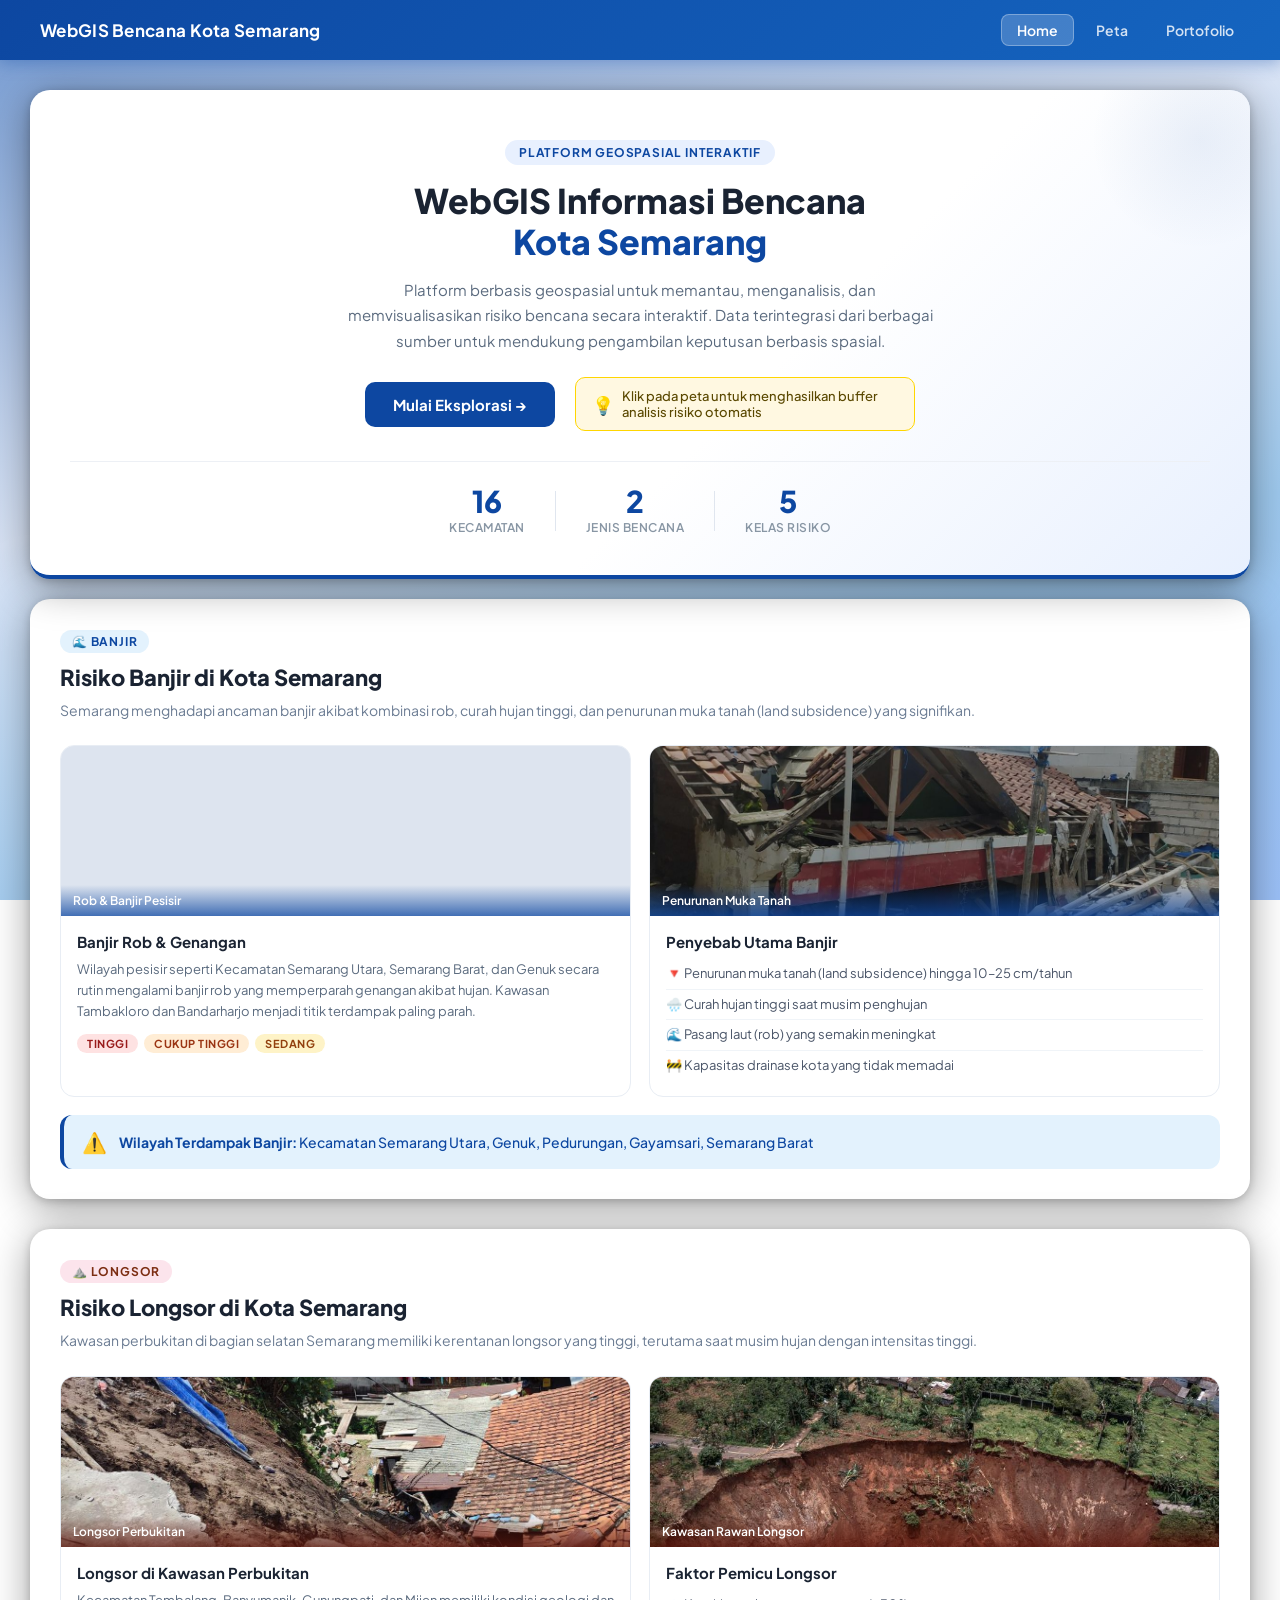
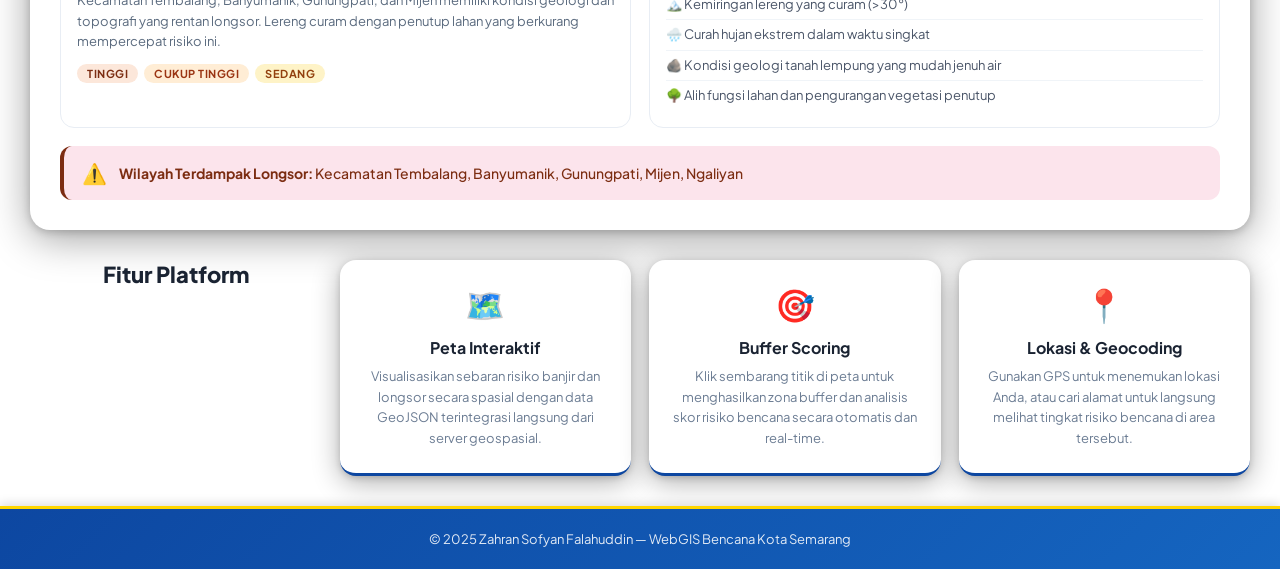
<file: index.html>
<!DOCTYPE html>
<html lang="id">
<head>
  <meta charset="UTF-8">
  <title>WebGIS Bencana Semarang</title>
  <link rel="preconnect" href="https://fonts.googleapis.com">
  <link href="https://fonts.googleapis.com/css2?family=Plus+Jakarta+Sans:wght@400;500;600;700;800&family=DM+Serif+Display&display=swap" rel="stylesheet">
  <link rel="stylesheet" href="style.css">
</head>

<body class="layout page-home">

<header>
  <div class="header-brand">
    <div class="header-icon"></div>
    <h1>WebGIS Bencana Kota Semarang</h1>
  </div>
  <nav>
    <a href="index.html" class="active">Home</a>
    <a href="Map.html">Peta</a>
    <a href="Portofolio.html">Portofolio</a>
  </nav>
</header>

<main>

<section id="home">
  <div class="hero-badge">Platform Geospasial Interaktif</div>
  <h2>WebGIS Informasi Bencana<br><span class="hero-highlight">Kota Semarang</span></h2>
  <p class="hero-desc">
    Platform berbasis geospasial untuk memantau, menganalisis, dan memvisualisasikan risiko bencana secara interaktif. Data terintegrasi dari berbagai sumber untuk mendukung pengambilan keputusan berbasis spasial.
  </p>
  <div class="hero-actions">
    <a href="Map.html" class="btn-hero">
      <span>Mulai Eksplorasi →</span>
    </a>
    <div class="hero-tip">
      <span class="tip-icon">💡</span>
      <span>Klik pada peta untuk menghasilkan buffer analisis risiko otomatis</span>
    </div>
  </div>

  <div class="hero-stats">
    <div class="stat-item">
      <div class="stat-num">16</div>
      <div class="stat-label">Kecamatan</div>
    </div>
    <div class="stat-divider"></div>
    <div class="stat-item">
      <div class="stat-num">2</div>
      <div class="stat-label">Jenis Bencana</div>
    </div>
    <div class="stat-divider"></div>
    <div class="stat-item">
      <div class="stat-num">5</div>
      <div class="stat-label">Kelas Risiko</div>
    </div>
  </div>
</section>

<section class="info-section">
  <div class="section-header">
    <div class="section-tag flood-tag">🌊 Banjir</div>
    <h3>Risiko Banjir di Kota Semarang</h3>
    <p>Semarang menghadapi ancaman banjir akibat kombinasi rob, curah hujan tinggi, dan penurunan muka tanah (land subsidence) yang signifikan.</p>
  </div>

  <div class="info-grid">
    <div class="info-card flood-card">
      <div class="info-card-img">
        <img src="https://upload.wikimedia.org/wikipedia/commons/thumb/4/4f/Banjir_rob_Semarang_Utara.jpg/800px-Banjir_rob_Semarang_Utara.jpg"
             onerror="this.src='https://images.unsplash.com/photo-1547683905-f686c993aae5?w=600&q=80'"
             alt="Banjir Rob Semarang" loading="lazy">
        <div class="img-overlay">
          <span>Rob & Banjir Pesisir</span>
        </div>
      </div>
      <div class="info-card-body">
        <h4>Banjir Rob & Genangan</h4>
        <p>Wilayah pesisir seperti Kecamatan Semarang Utara, Semarang Barat, dan Genuk secara rutin mengalami banjir rob yang memperparah genangan akibat hujan. Kawasan Tambakloro dan Bandarharjo menjadi titik terdampak paling parah.</p>
        <div class="risk-pills">
          <span class="pill pill-red">Tinggi</span>
          <span class="pill pill-orange">Cukup Tinggi</span>
          <span class="pill pill-yellow">Sedang</span>
        </div>
      </div>
    </div>

    <div class="info-card flood-card">
      <div class="info-card-img">
        <img src="Penurunan_Permukaan_Tanah.jpg"
             alt="Penurunan Permukaan Tanah Semarang" loading="lazy">
        <div class="img-overlay">
          <span>Penurunan Muka Tanah</span>
        </div>
      </div>
      <div class="info-card-body">
        <h4>Penyebab Utama Banjir</h4>
        <ul class="info-list">
          <li>🔻 Penurunan muka tanah (land subsidence) hingga 10–25 cm/tahun</li>
          <li>🌧️ Curah hujan tinggi saat musim penghujan</li>
          <li>🌊 Pasang laut (rob) yang semakin meningkat</li>
          <li>🚧 Kapasitas drainase kota yang tidak memadai</li>
        </ul>
      </div>
    </div>

    <div class="info-highlight flood-highlight">
      <div class="highlight-icon">⚠️</div>
      <div>
        <strong>Wilayah Terdampak Banjir:</strong> Kecamatan Semarang Utara, Genuk, Pedurungan, Gayamsari, Semarang Barat
      </div>
    </div>
  </div>
</section>

<section class="info-section">
  <div class="section-header">
    <div class="section-tag landslide-tag">⛰️ Longsor</div>
    <h3>Risiko Longsor di Kota Semarang</h3>
    <p>Kawasan perbukitan di bagian selatan Semarang memiliki kerentanan longsor yang tinggi, terutama saat musim hujan dengan intensitas tinggi.</p>
  </div>

  <div class="info-grid">
    <div class="info-card landslide-card">
      <div class="info-card-img">
        <img src="Longsor.jpeg"
             alt="Longsor Perbukitan Semarang" loading="lazy">
        <div class="img-overlay landslide-overlay">
          <span>Longsor Perbukitan</span>
        </div>
      </div>
      <div class="info-card-body">
        <h4>Longsor di Kawasan Perbukitan</h4>
        <p>Kecamatan Tembalang, Banyumanik, Gunungpati, dan Mijen memiliki kondisi geologi dan topografi yang rentan longsor. Lereng curam dengan penutup lahan yang berkurang mempercepat risiko ini.</p>
        <div class="risk-pills">
          <span class="pill pill-brown">Tinggi</span>
          <span class="pill pill-orange">Cukup Tinggi</span>
          <span class="pill pill-yellow">Sedang</span>
        </div>
      </div>
    </div>

    <div class="info-card landslide-card">
      <div class="info-card-img">
        <img src="Kawasan_Longsor.jpg"
             alt="Kawasan Rawan Longsor Semarang" loading="lazy">
        <div class="img-overlay landslide-overlay">
          <span>Kawasan Rawan Longsor</span>
        </div>
      </div>
      <div class="info-card-body">
        <h4>Faktor Pemicu Longsor</h4>
        <ul class="info-list">
          <li>🏔️ Kemiringan lereng yang curam (>30°)</li>
          <li>🌧️ Curah hujan ekstrem dalam waktu singkat</li>
          <li>🪨 Kondisi geologi tanah lempung yang mudah jenuh air</li>
          <li>🌳 Alih fungsi lahan dan pengurangan vegetasi penutup</li>
        </ul>
      </div>
    </div>

    <div class="info-highlight landslide-highlight">
      <div class="highlight-icon">⚠️</div>
      <div>
        <strong>Wilayah Terdampak Longsor:</strong> Kecamatan Tembalang, Banyumanik, Gunungpati, Mijen, Ngaliyan
      </div>
    </div>
  </div>
</section>

<section class="story">
  <div class="story-header">
    <h3>Fitur Platform</h3>
  </div>

  <div class="story-box">
    <div class="story-icon">🗺️</div>
    <h3>Peta Interaktif</h3>
    <p>Visualisasikan sebaran risiko banjir dan longsor secara spasial dengan data GeoJSON terintegrasi langsung dari server geospasial.</p>
  </div>

  <div class="story-box">
    <div class="story-icon">🎯</div>
    <h3>Buffer Scoring</h3>
    <p>Klik sembarang titik di peta untuk menghasilkan zona buffer dan analisis skor risiko bencana secara otomatis dan real-time.</p>
  </div>

  <div class="story-box">
    <div class="story-icon">📍</div>
    <h3>Lokasi & Geocoding</h3>
    <p>Gunakan GPS untuk menemukan lokasi Anda, atau cari alamat untuk langsung melihat tingkat risiko bencana di area tersebut.</p>
  </div>
</section>

</main>

<footer>
  <p>&copy; 2025 Zahran Sofyan Falahuddin — WebGIS Bencana Kota Semarang</p>
</footer>

</body>
</html>
</file>
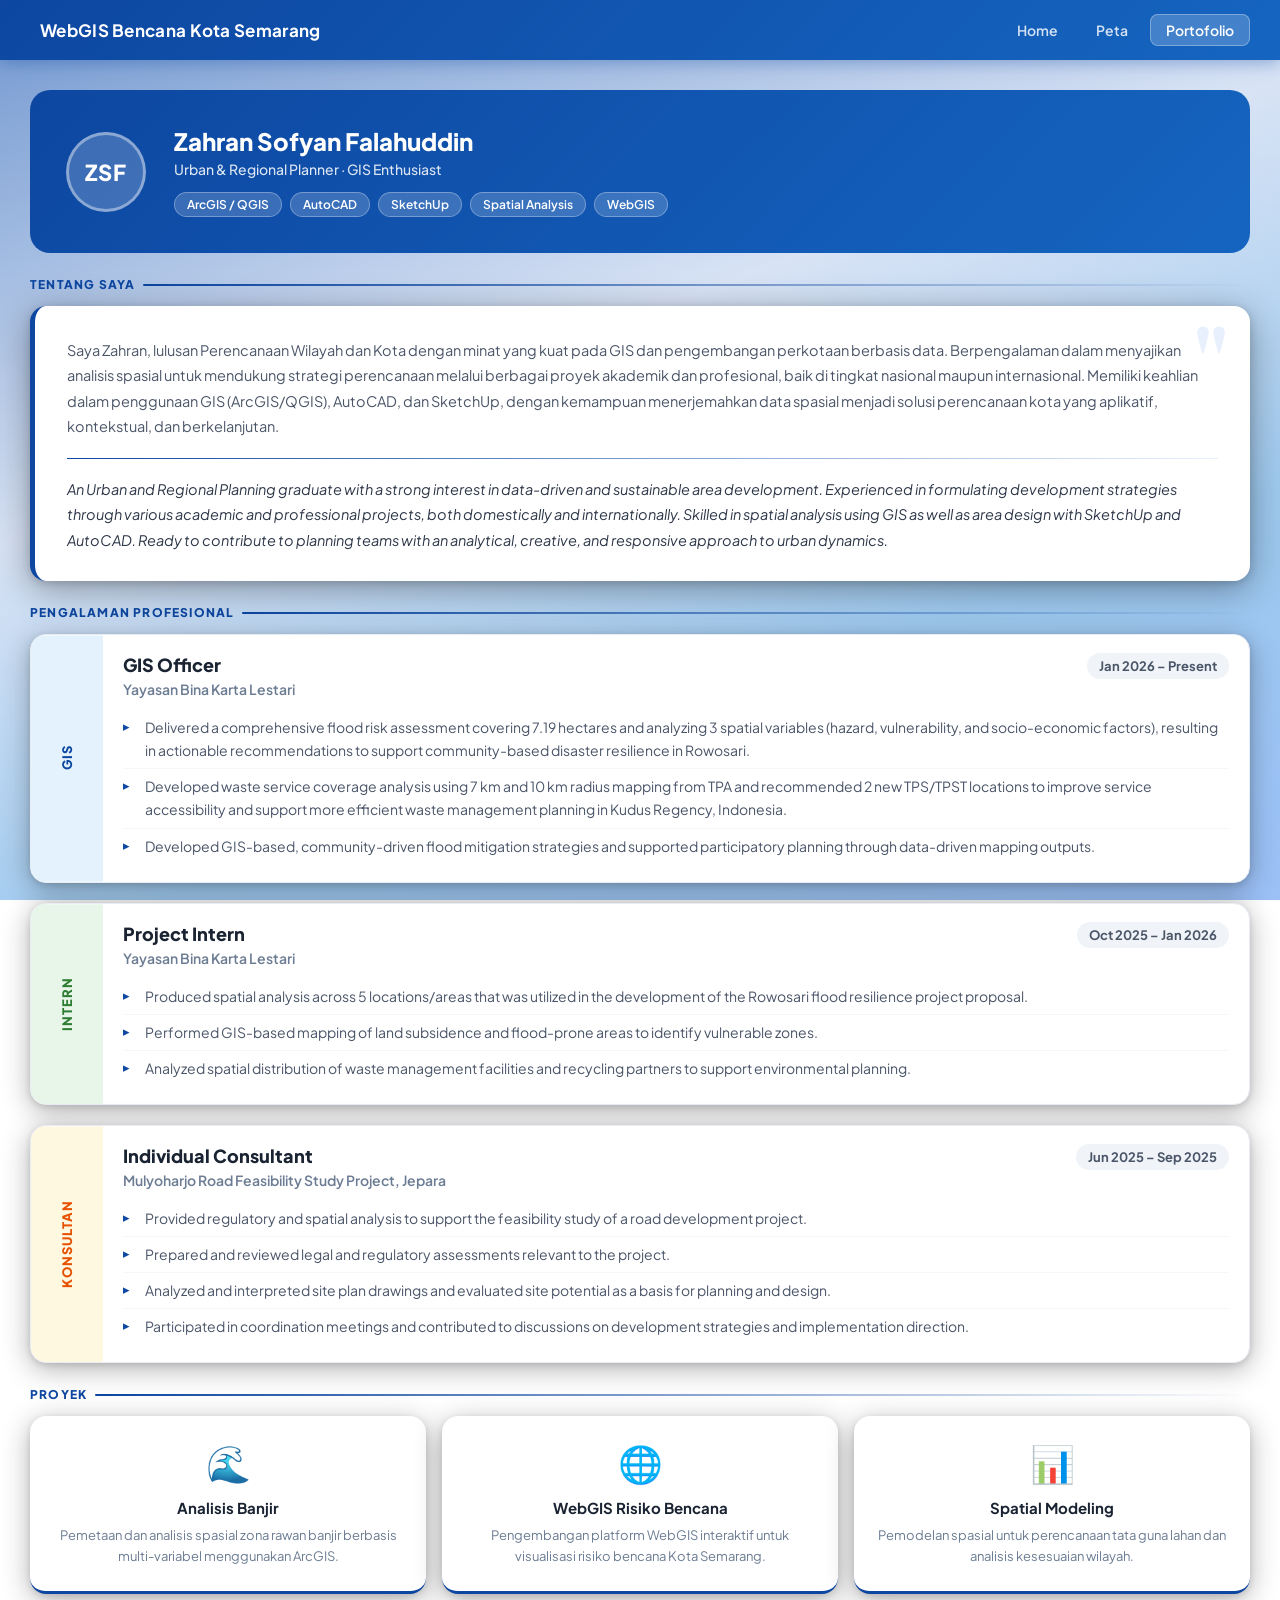
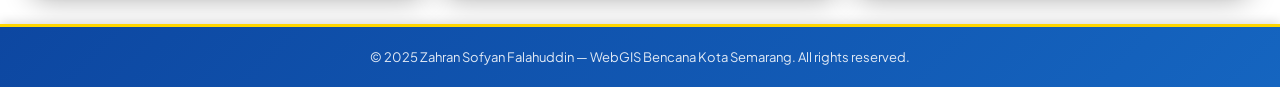
<file: Portofolio.html>
<!DOCTYPE html>
<html lang="id">
<head>
    <meta charset="UTF-8">
    <title>Portofolio — Zahran Sofyan Falahuddin</title>
    <link rel="preconnect" href="https://fonts.googleapis.com">
    <link href="https://fonts.googleapis.com/css2?family=Plus+Jakarta+Sans:wght@400;500;600;700;800&family=DM+Serif+Display&display=swap" rel="stylesheet">
    <link rel="stylesheet" href="style.css">
</head>

<body class="layout page-home">

<header>
  <div class="header-brand">
    <div class="header-icon"></div>
    <h1>WebGIS Bencana Kota Semarang</h1>
  </div>
  <nav>
    <a href="index.html">Home</a>
    <a href="Map.html">Peta</a>
    <a href="Portofolio.html" class="active">Portofolio</a>
  </nav>
</header>

<main>

<section class="porto-hero">
  <div class="porto-avatar">ZSF</div>
  <div class="porto-hero-text">
    <h2 class="porto-name">Zahran Sofyan Falahuddin</h2>
    <p class="porto-title">Urban & Regional Planner · GIS Enthusiast</p>
    <div class="porto-tags">
      <span class="ptag">ArcGIS / QGIS</span>
      <span class="ptag">AutoCAD</span>
      <span class="ptag">SketchUp</span>
      <span class="ptag">Spatial Analysis</span>
      <span class="ptag">WebGIS</span>
    </div>
  </div>
</section>

<section class="porto-section">
  <div class="section-label">Tentang Saya</div>
  <div class="porto-about-box">
    <div class="about-quote-mark">"</div>
    <p class="about-text-id">
      Saya Zahran, lulusan Perencanaan Wilayah dan Kota dengan minat yang kuat pada GIS dan pengembangan perkotaan berbasis data. Berpengalaman dalam menyajikan analisis spasial untuk mendukung strategi perencanaan melalui berbagai proyek akademik dan profesional, baik di tingkat nasional maupun internasional. Memiliki keahlian dalam penggunaan GIS (ArcGIS/QGIS), AutoCAD, dan SketchUp, dengan kemampuan menerjemahkan data spasial menjadi solusi perencanaan kota yang aplikatif, kontekstual, dan berkelanjutan.
    </p>
    <hr class="about-divider">
    <p class="about-text-en">
      An Urban and Regional Planning graduate with a strong interest in data-driven and sustainable area development. Experienced in formulating development strategies through various academic and professional projects, both domestically and internationally. Skilled in spatial analysis using GIS as well as area design with SketchUp and AutoCAD. Ready to contribute to planning teams with an analytical, creative, and responsive approach to urban dynamics.
    </p>
  </div>
</section>

<section class="porto-section centered">
  <div class="section-label">Pengalaman Profesional</div>

  <div class="experience-timeline">

    <div class="exp-card">
      <div class="exp-badge gis-badge">GIS</div>
      <div class="exp-content">
        <div class="exp-header">
          <div>
            <h4 class="exp-title">GIS Officer</h4>
            <p class="exp-org">Yayasan Bina Karta Lestari</p>
          </div>
          <span class="exp-date">Jan 2026 – Present</span>
        </div>
        <ul class="exp-list">
          <li>Delivered a comprehensive flood risk assessment covering 7.19 hectares and analyzing 3 spatial variables (hazard, vulnerability, and socio-economic factors), resulting in actionable recommendations to support community-based disaster resilience in Rowosari.</li>
          <li>Developed waste service coverage analysis using 7 km and 10 km radius mapping from TPA and recommended 2 new TPS/TPST locations to improve service accessibility and support more efficient waste management planning in Kudus Regency, Indonesia.</li>
          <li>Developed GIS-based, community-driven flood mitigation strategies and supported participatory planning through data-driven mapping outputs.</li>
        </ul>
      </div>
    </div>

    <div class="exp-card">
      <div class="exp-badge intern-badge">Intern</div>
      <div class="exp-content">
        <div class="exp-header">
          <div>
            <h4 class="exp-title">Project Intern</h4>
            <p class="exp-org">Yayasan Bina Karta Lestari</p>
          </div>
          <span class="exp-date">Oct 2025 – Jan 2026</span>
        </div>
        <ul class="exp-list">
          <li>Produced spatial analysis across 5 locations/areas that was utilized in the development of the Rowosari flood resilience project proposal.</li>
          <li>Performed GIS-based mapping of land subsidence and flood-prone areas to identify vulnerable zones.</li>
          <li>Analyzed spatial distribution of waste management facilities and recycling partners to support environmental planning.</li>
        </ul>
      </div>
    </div>

    <div class="exp-card">
      <div class="exp-badge consult-badge">Konsultan</div>
      <div class="exp-content">
        <div class="exp-header">
          <div>
            <h4 class="exp-title">Individual Consultant</h4>
            <p class="exp-org">Mulyoharjo Road Feasibility Study Project, Jepara</p>
          </div>
          <span class="exp-date">Jun 2025 – Sep 2025</span>
        </div>
        <ul class="exp-list">
          <li>Provided regulatory and spatial analysis to support the feasibility study of a road development project.</li>
          <li>Prepared and reviewed legal and regulatory assessments relevant to the project.</li>
          <li>Analyzed and interpreted site plan drawings and evaluated site potential as a basis for planning and design.</li>
          <li>Participated in coordination meetings and contributed to discussions on development strategies and implementation direction.</li>
        </ul>
      </div>
    </div>

  </div>
</section>

<section class="porto-section">
  <div class="section-label">Proyek</div>
  <div class="projects-grid">
    <div class="project-card">
      <div class="project-icon">🌊</div>
      <h4>Analisis Banjir</h4>
      <p>Pemetaan dan analisis spasial zona rawan banjir berbasis multi-variabel menggunakan ArcGIS.</p>
    </div>
    <div class="project-card">
      <div class="project-icon">🌐</div>
      <h4>WebGIS Risiko Bencana</h4>
      <p>Pengembangan platform WebGIS interaktif untuk visualisasi risiko bencana Kota Semarang.</p>
    </div>
    <div class="project-card">
      <div class="project-icon">📊</div>
      <h4>Spatial Modeling</h4>
      <p>Pemodelan spasial untuk perencanaan tata guna lahan dan analisis kesesuaian wilayah.</p>
    </div>
  </div>
</section>

</main>

<footer>
  <p>&copy; 2025 Zahran Sofyan Falahuddin — WebGIS Bencana Kota Semarang. All rights reserved.</p>
</footer>

</body>
</html>
</file>
<file: style.css>
* { box-sizing: border-box; }

body {
  margin: 0;
  font-family: 'Plus Jakarta Sans', 'Segoe UI', Arial, sans-serif;
  background: linear-gradient(160deg, #7197cf 0%, #d8e3f5 40%, #9ec9ee 70%, #9bc0f7 100%);
  background-attachment: fixed;
  color: #1a2332;
}

body.layout {
  display: flex;
  flex-direction: column;
  min-height: 100vh;
}

body.layout main {
  flex: 1;
}

header {
  background: linear-gradient(135deg, #0d47a1 0%, #1565c0 100%);
  color: white;
  padding: 14px 30px;
  display: flex;
  justify-content: space-between;
  align-items: center;
  box-shadow: 0 3px 15px rgba(13,71,161,0.35);
  position: sticky;
  top: 0;
  z-index: 100;
}

.header-brand {
  display: flex;
  align-items: center;
  gap: 10px;
}

.header-icon {
  font-size: 22px;
}

header h1 {
  margin: 0;
  font-size: 17px;
  font-weight: 700;
  letter-spacing: 0.3px;
}

header nav {
  display: flex;
  align-items: center;
  gap: 6px;
}

header nav a {
  color: rgba(255,255,255,0.82);
  padding: 7px 16px;
  border-radius: 8px;
  text-decoration: none;
  font-weight: 600;
  font-size: 14px;
  transition: all 0.25s;
  position: relative;
}

header nav a:hover,
header nav a.active {
  color: white;
  background: rgba(255,255,255,0.15);
}

header nav a.active {
  background: rgba(255,255,255,0.2);
  box-shadow: inset 0 0 0 1px rgba(255,255,255,0.3);
}

footer {
  background: linear-gradient(135deg, #0d47a1, #1565c0);
  color: white;
  text-align: center;
  padding: 22px 20px;
  border-top: 3px solid #ffd600;
  box-shadow: 0 -2px 10px rgba(0,0,0,0.15);
  flex-shrink: 0;
}

footer p {
  margin: 0;
  font-size: 13px;
  opacity: 0.88;
}

footer p:hover {
  opacity: 1;
  letter-spacing: 0.4px;
  transition: 0.3s;
}

#home {
  margin: 30px 30px 20px;
  padding: 50px 40px 40px;
  background: linear-gradient(135deg, #ffffff 60%, #e8f0fe 100%);
  border-radius: 20px;
  box-shadow: 0 8px 40px rgba(0,0,0,0.40), 0 2px 8px rgba(0,0,0,0.20);
  border-bottom: 4px solid #0d47a1;
  text-align: center;
  position: relative;
  overflow: hidden;
}

#home::before {
  content: "";
  position: absolute;
  top: -60px; right: -60px;
  width: 220px; height: 220px;
  border-radius: 50%;
  background: radial-gradient(circle, rgba(13,71,161,0.07), transparent 70%);
}

.hero-badge {
  display: inline-block;
  background: #e8f0fe;
  color: #0d47a1;
  font-size: 12px;
  font-weight: 700;
  padding: 5px 14px;
  border-radius: 20px;
  letter-spacing: 0.8px;
  text-transform: uppercase;
  margin-bottom: 16px;
}

#home h2 {
  font-size: 34px;
  font-weight: 800;
  color: #1a2332;
  margin: 0 0 14px;
  line-height: 1.2;
}

.hero-highlight {
  color: #0d47a1;
}

.hero-desc {
  font-size: 15px;
  color: #5a6a7e;
  max-width: 600px;
  margin: 0 auto 24px;
  line-height: 1.7;
}

.hero-actions {
  display: flex;
  align-items: center;
  justify-content: center;
  gap: 20px;
  flex-wrap: wrap;
}

.btn-hero {
  display: inline-block;
  padding: 13px 28px;
  background: #0d47a1;
  color: white;
  text-decoration: none;
  border-radius: 10px;
  font-weight: 700;
  font-size: 15px;
  position: relative;
  overflow: hidden;
  transition: transform 0.2s;
}

.btn-hero::before {
  content: "";
  position: absolute;
  top: 0; left: -100%;
  width: 100%; height: 100%;
  background: #f2ff00;
  transition: 0.4s;
}

.btn-hero:hover::before { left: 0; }
.btn-hero span { position: relative; z-index: 1; }
.btn-hero:hover { color: #0a2400; transform: translateY(-2px); box-shadow: 0 6px 20px rgba(0,230,118,0.45); }

.hero-tip {
  display: flex;
  align-items: center;
  gap: 8px;
  background: #fff8e1;
  border: 1.5px solid #ffd600;
  border-radius: 10px;
  padding: 10px 16px;
  font-size: 13px;
  color: #5a4800;
  font-weight: 500;
  max-width: 340px;
  text-align: left;
}

.tip-icon { font-size: 18px; flex-shrink: 0; }

.hero-stats {
  display: flex;
  align-items: center;
  justify-content: center;
  gap: 10px;
  margin-top: 30px;
  padding-top: 24px;
  border-top: 1px solid #edf0f5;
}

.stat-item { text-align: center; padding: 0 20px; }
.stat-num {
  font-size: 30px;
  font-weight: 800;
  color: #0d47a1;
  line-height: 1;
}
.stat-label {
  font-size: 12px;
  color: #8896a4;
  font-weight: 600;
  text-transform: uppercase;
  letter-spacing: 0.5px;
  margin-top: 4px;
}
.stat-divider {
  width: 1px;
  height: 40px;
  background: #e0e6ef;
}

.info-section {
  margin: 0 30px 30px;
  padding: 30px;
  background: white;
  border-radius: 20px;
  box-shadow: 0 8px 40px rgba(0,0,0,0.38), 0 2px 8px rgba(0,0,0,0.18);
}

.section-header {
  margin-bottom: 24px;
}

.section-tag {
  display: inline-block;
  font-size: 12px;
  font-weight: 700;
  padding: 4px 12px;
  border-radius: 20px;
  text-transform: uppercase;
  letter-spacing: 0.8px;
  margin-bottom: 10px;
}

.flood-tag { background: #e3f2fd; color: #0d47a1; }
.landslide-tag { background: #fce4ec; color: #7c2d12; }

.section-header h3 {
  font-size: 22px;
  font-weight: 800;
  margin: 0 0 8px;
  color: #1a2332;
}

.section-header p {
  font-size: 14px;
  color: #6b7c93;
  margin: 0;
  line-height: 1.6;
}

.info-grid {
  display: grid;
  grid-template-columns: 1fr 1fr;
  gap: 18px;
}

.info-highlight {
  grid-column: 1 / -1;
  display: flex;
  align-items: center;
  gap: 12px;
  padding: 14px 18px;
  border-radius: 12px;
  font-size: 14px;
  font-weight: 500;
}

.flood-highlight { background: #e3f2fd; color: #0d47a1; border-left: 4px solid #0d47a1; }
.landslide-highlight { background: #fce4ec; color: #7c2d12; border-left: 4px solid #7c2d12; }
.highlight-icon { font-size: 20px; flex-shrink: 0; }

.info-card {
  border-radius: 14px;
  overflow: hidden;
  border: 1.5px solid #e8edf4;
  transition: transform 0.25s, box-shadow 0.25s;
}

.info-card:hover {
  transform: translateY(-5px);
  box-shadow: 0 10px 32px rgba(13,71,161,0.18);
  border-color: #0d47a1;
}

.flood-card:hover {
  box-shadow: 0 10px 32px rgba(13,71,161,0.22);
  border-color: #1565c0;
  background: linear-gradient(160deg, #e3f2fd 0%, #ffffff 50%);
}

.landslide-card:hover {
  box-shadow: 0 10px 32px rgba(124,45,18,0.22);
  border-color: #c62828;
  background: linear-gradient(160deg, #fce4ec 0%, #ffffff 50%);
}

.info-card-img {
  position: relative;
  height: 170px;
  overflow: hidden;
  background: #dde4ef;
}

.info-card-img img {
  width: 100%;
  height: 100%;
  object-fit: cover;
  transition: transform 0.4s;
}

.info-card:hover .info-card-img img {
  transform: scale(1.05);
}

.img-overlay {
  position: absolute;
  bottom: 0; left: 0; right: 0;
  padding: 8px 12px;
  background: linear-gradient(transparent, rgba(13,71,161,0.75));
  color: white;
  font-size: 12px;
  font-weight: 600;
}

.landslide-overlay {
  background: linear-gradient(transparent, rgba(90,20,10,0.75));
}

.info-card-body {
  padding: 16px;
}

.info-card-body h4 {
  font-size: 15px;
  font-weight: 700;
  margin: 0 0 8px;
  color: #1a2332;
}

.info-card-body p {
  font-size: 13px;
  color: #5a6a7e;
  line-height: 1.6;
  margin: 0 0 12px;
}

.info-list {
  list-style: none;
  margin: 0;
  padding: 0;
}

.info-list li {
  font-size: 13px;
  color: #4a5568;
  padding: 5px 0;
  border-bottom: 1px solid #f0f4f8;
  line-height: 1.5;
}

.info-list li:last-child { border-bottom: none; }

.risk-pills {
  display: flex;
  gap: 6px;
  flex-wrap: wrap;
}

.pill {
  display: inline-block;
  font-size: 11px;
  font-weight: 700;
  padding: 3px 10px;
  border-radius: 20px;
  text-transform: uppercase;
  letter-spacing: 0.5px;
}

.pill-red { background: #fee2e2; color: #991b1b; }
.pill-orange { background: #ffedd5; color: #9a3412; }
.pill-yellow { background: #fef3c7; color: #92400e; }
.pill-brown { background: #fce7da; color: #7c2d12; }

.story-header {
  text-align: center;
  margin-bottom: 4px;
}

.story-header h3 {
  font-size: 22px;
  font-weight: 800;
  color: #1a2332;
  margin: 0 0 20px;
}

.story {
  margin: 0 30px 30px;
  display: grid;
  grid-template-columns: repeat(auto-fit, minmax(200px, 1fr));
  gap: 18px;
}

.story-box {
  background: white;
  padding: 24px 20px;
  border-radius: 16px;
  box-shadow: 0 6px 28px rgba(0,0,0,0.32), 0 2px 6px rgba(0,0,0,0.15);
  border-bottom: 3px solid #0d47a1;
  transition: all 0.3s;
  text-align: center;
}

.story-icon {
  font-size: 32px;
  margin-bottom: 12px;
}

.story-box:hover {
  transform: translateY(-6px);
  border-bottom: 3px solid #00bcd4;
  box-shadow: 0 8px 28px rgba(0,188,212,0.28);
  background: linear-gradient(160deg, #e0f7fa 0%, #ffffff 60%);
}

.story-box h3 {
  font-size: 16px;
  font-weight: 700;
  color: #1a2332;
  margin: 0 0 8px;
}

.story-box p {
  font-size: 13px;
  color: #6b7c93;
  margin: 0;
  line-height: 1.6;
}

body.page-map {
  overflow: hidden;
}

.map-header {
  position: relative;
  z-index: 200;
  flex-shrink: 0;
}

.map-wrapper {
  position: relative;
  flex: 1;
  display: flex;
}

#map {
  position: absolute !important;
  inset: 0;
  width: 100% !important;
  height: 100% !important;
  z-index: 1;
  margin: 0 !important;
  border-radius: 0 !important;
}

body.page-map .map-wrapper {
  height: calc(100vh - 57px);
}

.sidebar-compact {
  position: absolute;
  top: 16px;
  left: 16px;
  z-index: 10;
}

.sidebar-toggle-btn {
  width: 44px;
  height: 44px;
  background: white;
  border: none;
  border-radius: 12px;
  box-shadow: 0 4px 14px rgba(0,0,0,0.2);
  display: flex;
  align-items: center;
  justify-content: center;
  font-size: 20px;
  cursor: pointer;
  transition: all 0.2s;
}

.sidebar-toggle-btn:hover {
  background: #0d47a1;
  transform: scale(1.08);
}

.sidebar-panel {
  position: fixed;
  top: 73px; 
  left: 16px;
  width: 265px;
  max-height: calc(100vh - 90px);
  background: white;
  border-radius: 16px;
  box-shadow: 0 8px 32px rgba(0,0,0,0.18);
  overflow: hidden;
  display: flex;
  flex-direction: column;

  opacity: 0;
  transform: translateX(-10px) scale(0.97);
  pointer-events: none;
  transition: all 0.25s ease;
}

.sidebar-panel.open {
  opacity: 1;
  transform: translateX(0) scale(1);
  pointer-events: all;
}

.sidebar-panel-header {
  background: linear-gradient(135deg, #0d47a1, #1565c0);
  color: white;
  padding: 14px 16px;
  font-weight: 700;
  font-size: 14px;
  display: flex;
  justify-content: space-between;
  align-items: center;
  flex-shrink: 0;
}

.close-panel {
  background: rgba(255,255,255,0.2);
  border: none;
  color: white;
  border-radius: 6px;
  width: 26px;
  height: 26px;
  cursor: pointer;
  font-size: 12px;
  display: flex;
  align-items: center;
  justify-content: center;
  transition: 0.2s;
}

.close-panel:hover { background: rgba(255,255,255,0.35); }

.sidebar-panel-body {
  padding: 14px;
  overflow-y: auto;
  flex: 1;
}

.basemap-switcher {
  display: flex;
  gap: 8px;
}

.basemap-btn {
  flex: 1;
  display: flex;
  flex-direction: column;
  align-items: center;
  gap: 4px;
  padding: 10px 8px;
  border: 2px solid #e0e6ef;
  border-radius: 10px;
  background: #f8fafc;
  cursor: pointer;
  font-family: inherit;
  transition: all 0.2s;
}

.basemap-btn:hover {
  border-color: #0d47a1;
  background: #e8f0fe;
}

.basemap-btn.active {
  border-color: #0d47a1;
  background: #e8f0fe;
  box-shadow: 0 0 0 3px rgba(13,71,161,0.15);
}

.basemap-icon { font-size: 22px; }
.basemap-name { font-size: 11px; font-weight: 700; color: #1a2332; }

.hint-box {
  display: flex;
  gap: 10px;
  align-items: flex-start;
  background: #fff8e1;
  border: 1.5px solid #ffd600;
  border-radius: 10px;
  padding: 10px 12px;
  margin-bottom: 14px;
}

.hint-icon { font-size: 18px; flex-shrink: 0; }
.hint-text { font-size: 12px; color: #5a4800; line-height: 1.5; }

.tool-section {
  margin-bottom: 14px;
  padding-bottom: 14px;
  border-bottom: 1px solid #f0f4f8;
}

.tool-section:last-child {
  border-bottom: none;
  margin-bottom: 0;
  padding-bottom: 0;
}

.tool-label {
  font-size: 12px;
  font-weight: 700;
  color: #8896a4;
  text-transform: uppercase;
  letter-spacing: 0.7px;
  margin-bottom: 8px;
}

.slider-row {
  display: flex;
  align-items: center;
  gap: 8px;
}

.slider-row input[type="range"] {
  flex: 1;
  accent-color: #0d47a1;
}

.radius-badge {
  background: #0d47a1;
  color: white;
  font-size: 13px;
  font-weight: 700;
  padding: 3px 8px;
  border-radius: 6px;
  min-width: 36px;
  text-align: center;
}

.radius-unit {
  font-size: 12px;
  color: #8896a4;
}

.tool-input {
  width: 100%;
  padding: 8px 10px;
  border: 1.5px solid #e0e6ef;
  border-radius: 8px;
  font-size: 13px;
  font-family: inherit;
  margin-bottom: 8px;
  outline: none;
  transition: border-color 0.2s;
}

.tool-input:focus { border-color: #0d47a1; }

.btn-tool {
  width: 100%;
  padding: 8px 12px;
  border: none;
  border-radius: 8px;
  font-size: 13px;
  font-weight: 600;
  cursor: pointer;
  font-family: inherit;
  transition: 0.2s;
}

.btn-blue { background: #0d47a1; color: white; }
.btn-blue:hover { background: #08306b; }
.btn-green { background: #0d47a1; color: white; }
.btn-green:hover { background: #08306b; }

.toggle-label {
  display: flex;
  align-items: center;
  gap: 10px;
  cursor: pointer;
  padding: 6px 0;
  user-select: none;
}

.toggle-label input[type="checkbox"] { display: none; }

.toggle-track {
  width: 36px;
  height: 20px;
  background: #cfd8e3;
  border-radius: 10px;
  position: relative;
  transition: background 0.25s;
  flex-shrink: 0;
}

.toggle-track::after {
  content: "";
  position: absolute;
  width: 14px; height: 14px;
  border-radius: 50%;
  background: white;
  top: 3px; left: 3px;
  transition: transform 0.25s;
  box-shadow: 0 1px 4px rgba(0,0,0,0.2);
}

.toggle-label input:checked + .toggle-track {
  background: #0d47a1;
}

.toggle-label input:checked + .toggle-track::after {
  transform: translateX(16px);
}

.toggle-text {
  font-size: 13px;
  font-weight: 600;
  color: #1a2332;
}

.legend {
  position: absolute;
  bottom: 20px;
  right: 16px;
  z-index: 10;
  background: rgba(255,255,255,0.97);
  backdrop-filter: blur(6px);
  border-radius: 14px;
  box-shadow: 0 4px 20px rgba(0,0,0,0.18);
  overflow: hidden;
  min-width: 160px;
}

.legend-toggle {
  padding: 10px 14px;
  font-weight: 700;
  font-size: 13px;
  cursor: pointer;
  background: linear-gradient(135deg, #0d47a1, #1565c0);
  color: white;
  user-select: none;
}

.legend-body {
  max-height: 0;
  overflow: hidden;
  transition: max-height 0.35s ease;
  padding: 0 14px;
  font-size: 12px;
  color: #333;
  line-height: 18px;
}

.legend-body.open {
  max-height: 300px;
  padding: 10px 14px;
}

.legend-body b {
  display: block;
  margin-top: 6px;
  margin-bottom: 4px;
  color: #0d47a1;
  font-size: 12px;
}

.legend-body div {
  display: flex;
  align-items: center;
  margin-bottom: 3px;
}

.legend-body span {
  width: 13px;
  height: 13px;
  margin-right: 7px;
  border-radius: 3px;
  border: 1px solid rgba(0,0,0,0.1);
  flex-shrink: 0;
}

.legend-body hr {
  border: none;
  height: 1px;
  background: #e0e6ef;
  margin: 8px 0;
}

.map-toast {
  position: absolute;
  bottom: 20px;
  left: 50%;
  transform: translateX(-50%) translateY(20px);
  background: rgba(13,71,161,0.93);
  color: white;
  padding: 11px 22px;
  border-radius: 30px;
  font-size: 13px;
  font-weight: 600;
  box-shadow: 0 4px 20px rgba(13,71,161,0.35);
  z-index: 20;
  opacity: 0;
  transition: all 0.4s ease;
  white-space: nowrap;
  pointer-events: none;
}

.map-toast.show {
  opacity: 1;
  transform: translateX(-50%) translateY(0);
}


.porto-hero {
  margin: 30px 30px 0;
  padding: 36px 36px;
  background: linear-gradient(135deg, #0d47a1 0%, #1565c0 100%);
  border-radius: 20px;
  display: flex;
  align-items: center;
  gap: 28px;
  color: white;
}

.porto-avatar {
  width: 80px;
  height: 80px;
  border-radius: 50%;
  background: rgba(255,255,255,0.2);
  display: flex;
  align-items: center;
  justify-content: center;
  font-size: 22px;
  font-weight: 800;
  letter-spacing: 1px;
  border: 3px solid rgba(255,255,255,0.4);
  flex-shrink: 0;
}

.porto-name {
  font-size: 24px;
  font-weight: 800;
  margin: 0 0 4px;
}

.porto-title {
  font-size: 14px;
  opacity: 0.85;
  margin: 0 0 14px;
  font-weight: 500;
}

.porto-tags {
  display: flex;
  flex-wrap: wrap;
  gap: 8px;
}

.ptag {
  background: rgba(255,255,255,0.18);
  border: 1px solid rgba(255,255,255,0.3);
  border-radius: 20px;
  padding: 4px 12px;
  font-size: 12px;
  font-weight: 600;
}

.porto-section {
  margin: 24px 30px 0;
}

.porto-section:last-child {
  margin-bottom: 30px;
}

.section-label {
  font-size: 12px;
  font-weight: 800;
  text-transform: uppercase;
  letter-spacing: 1.2px;
  color: #0d47a1;
  margin-bottom: 14px;
  display: flex;
  align-items: center;
  gap: 8px;
}

.section-label::after {
  content: "";
  flex: 1;
  height: 2px;
  background: linear-gradient(90deg, #0d47a1, transparent);
  border-radius: 2px;
}

.porto-about-box {
  background: white;
  border-radius: 16px;
  padding: 32px 32px 28px;
  box-shadow: 0 8px 36px rgba(0,0,0,0.35), 0 2px 8px rgba(0,0,0,0.15);
  border-left: 5px solid #0d47a1;
  position: relative;
}

.about-quote-mark {
  position: absolute;
  top: 12px;
  right: 22px;
  font-size: 80px;
  color: #e8f0fe;
  font-family: 'DM Serif Display', serif;
  line-height: 1;
  pointer-events: none;
}

.about-text-id {
  font-size: 14.5px;
  color: #4a5568;
  line-height: 1.75;
  margin: 0 0 18px;
}

.about-divider {
  border: none;
  height: 1.5px;
  background: linear-gradient(90deg, #0d47a1, #e8f0fe);
  margin: 18px 0;
}

.about-text-en {
  font-size: 14.5px;
  color: #2d3748;
  line-height: 1.75;
  margin: 0;
  font-style: italic;
}

.experience-timeline {
  display: flex;
  flex-direction: column;
  gap: 20px;
}

.exp-card {
  background: white;
  border-radius: 16px;
  box-shadow: 0 6px 28px rgba(0,0,0,0.30), 0 2px 6px rgba(0,0,0,0.12);
  overflow: hidden;
  display: flex;
  border: 1.5px solid #e8edf4;
  transition: all 0.25s;
}

.exp-card:hover {
  transform: translateY(-3px);
  box-shadow: 0 8px 28px rgba(13,71,161,0.13);
  border-color: #b3c8ef;
}

.exp-badge {
  width: 72px;
  flex-shrink: 0;
  display: flex;
  align-items: center;
  justify-content: center;
  padding: 0;
  font-size: 13px;
  font-weight: 800;
  text-transform: uppercase;
  letter-spacing: 1px;
  writing-mode: vertical-lr;
  transform: rotate(180deg);
  text-align: center;
}

.gis-badge { background: #e3f2fd; color: #0d47a1; }
.intern-badge { background: #e8f5e9; color: #2e7d32; }
.consult-badge { background: #fff8e1; color: #e65100; }

.exp-content {
  padding: 18px 20px;
  flex: 1;
}

.exp-header {
  display: flex;
  justify-content: space-between;
  align-items: flex-start;
  margin-bottom: 12px;
  flex-wrap: wrap;
  gap: 8px;
}

.exp-title {
  font-size: 18px;
  font-weight: 800;
  color: #1a2332;
  margin: 0 0 4px;
}

.exp-org {
  font-size: 14px;
  color: #6b7c93;
  margin: 0;
  font-weight: 600;
}

.exp-date {
  font-size: 13px;
  font-weight: 700;
  background: #f0f4f8;
  color: #4a5568;
  padding: 5px 12px;
  border-radius: 20px;
  white-space: nowrap;
  align-self: flex-start;
}

.exp-list {
  margin: 0;
  padding-left: 0;
  list-style: none;
}

.exp-list li {
  font-size: 14px;
  color: #4a5568;
  padding: 6px 0 6px 22px;
  border-bottom: 1px solid #f5f7fa;
  line-height: 1.65;
  position: relative;
}

.exp-list li::before {
  content: "▸";
  position: absolute;
  left: 0;
  color: #0d47a1;
  font-size: 13px;
}

.exp-list li:last-child { border-bottom: none; }

.projects-grid {
  display: grid;
  grid-template-columns: repeat(auto-fit, minmax(200px, 1fr));
  gap: 16px;
}

.project-card {
  background: white;
  border-radius: 16px;
  padding: 24px 20px;
  box-shadow: 0 6px 28px rgba(0,0,0,0.30), 0 2px 6px rgba(0,0,0,0.12);
  border-bottom: 3px solid #0d47a1;
  text-align: center;
  transition: all 0.3s;
}

.project-card:hover {
  transform: translateY(-6px);
  border-bottom: 3px solid #f97316;
  box-shadow: 0 10px 28px rgba(249,115,22,0.28);
  background: linear-gradient(160deg, #fff7ed 0%, #ffffff 60%);
}

.project-icon {
  font-size: 36px;
  margin-bottom: 12px;
}

.project-card h4 {
  font-size: 15px;
  font-weight: 700;
  color: #1a2332;
  margin: 0 0 8px;
}

.project-card p {
  font-size: 13px;
  color: #6b7c93;
  margin: 0;
  line-height: 1.6;
}

.content-box {
  background: white;
  padding: 28px;
  border-radius: 16px;
  box-shadow: 0 2px 12px rgba(0,0,0,0.08);
  border-bottom: 3px solid #0d47a1;
  max-width: 780px;
  margin: 0 auto;
}

.btn-primary {
  background: #0d47a1;
  color: white;
  border: none;
  padding: 8px 14px;
  border-radius: 8px;
  cursor: pointer;
  font-family: inherit;
  font-weight: 600;
  transition: 0.2s;
}
.btn-primary:hover { background: #08306b; }

.btn-search {
  background: #2e7d32;
  color: white;
  border: none;
  padding: 8px 14px;
  border-radius: 8px;
  cursor: pointer;
  font-family: inherit;
  font-weight: 600;
  transition: 0.2s;
}
.btn-search:hover { background: #1b5e20; }

@media (max-width: 768px) {
  header { padding: 12px 16px; }
  header h1 { font-size: 14px; }
  header nav a { padding: 6px 10px; font-size: 13px; }

  #home { margin: 16px; padding: 28px 20px; }
  #home h2 { font-size: 24px; }
  .hero-tip { max-width: 100%; }

  .info-section { margin: 0 16px 20px; padding: 20px; }
  .info-grid { grid-template-columns: 1fr; }

  .story { margin: 0 16px 20px; grid-template-columns: 1fr 1fr; }

  .porto-hero { margin: 16px; flex-direction: column; text-align: center; }
  .porto-section { margin: 16px 16px 0; }
  .porto-section:last-child { margin-bottom: 20px; }
  .porto-about-box { padding: 20px; }
  .exp-card { flex-direction: column; }
  .exp-badge { width: auto; writing-mode: horizontal-tb; transform: none; padding: 8px 16px; }
  .projects-grid { grid-template-columns: 1fr; }
}

@media (max-width: 480px) {
  .story { grid-template-columns: 1fr; }
  header nav { gap: 2px; }
  header nav a { padding: 6px 8px; font-size: 12px; }
}
</file>
